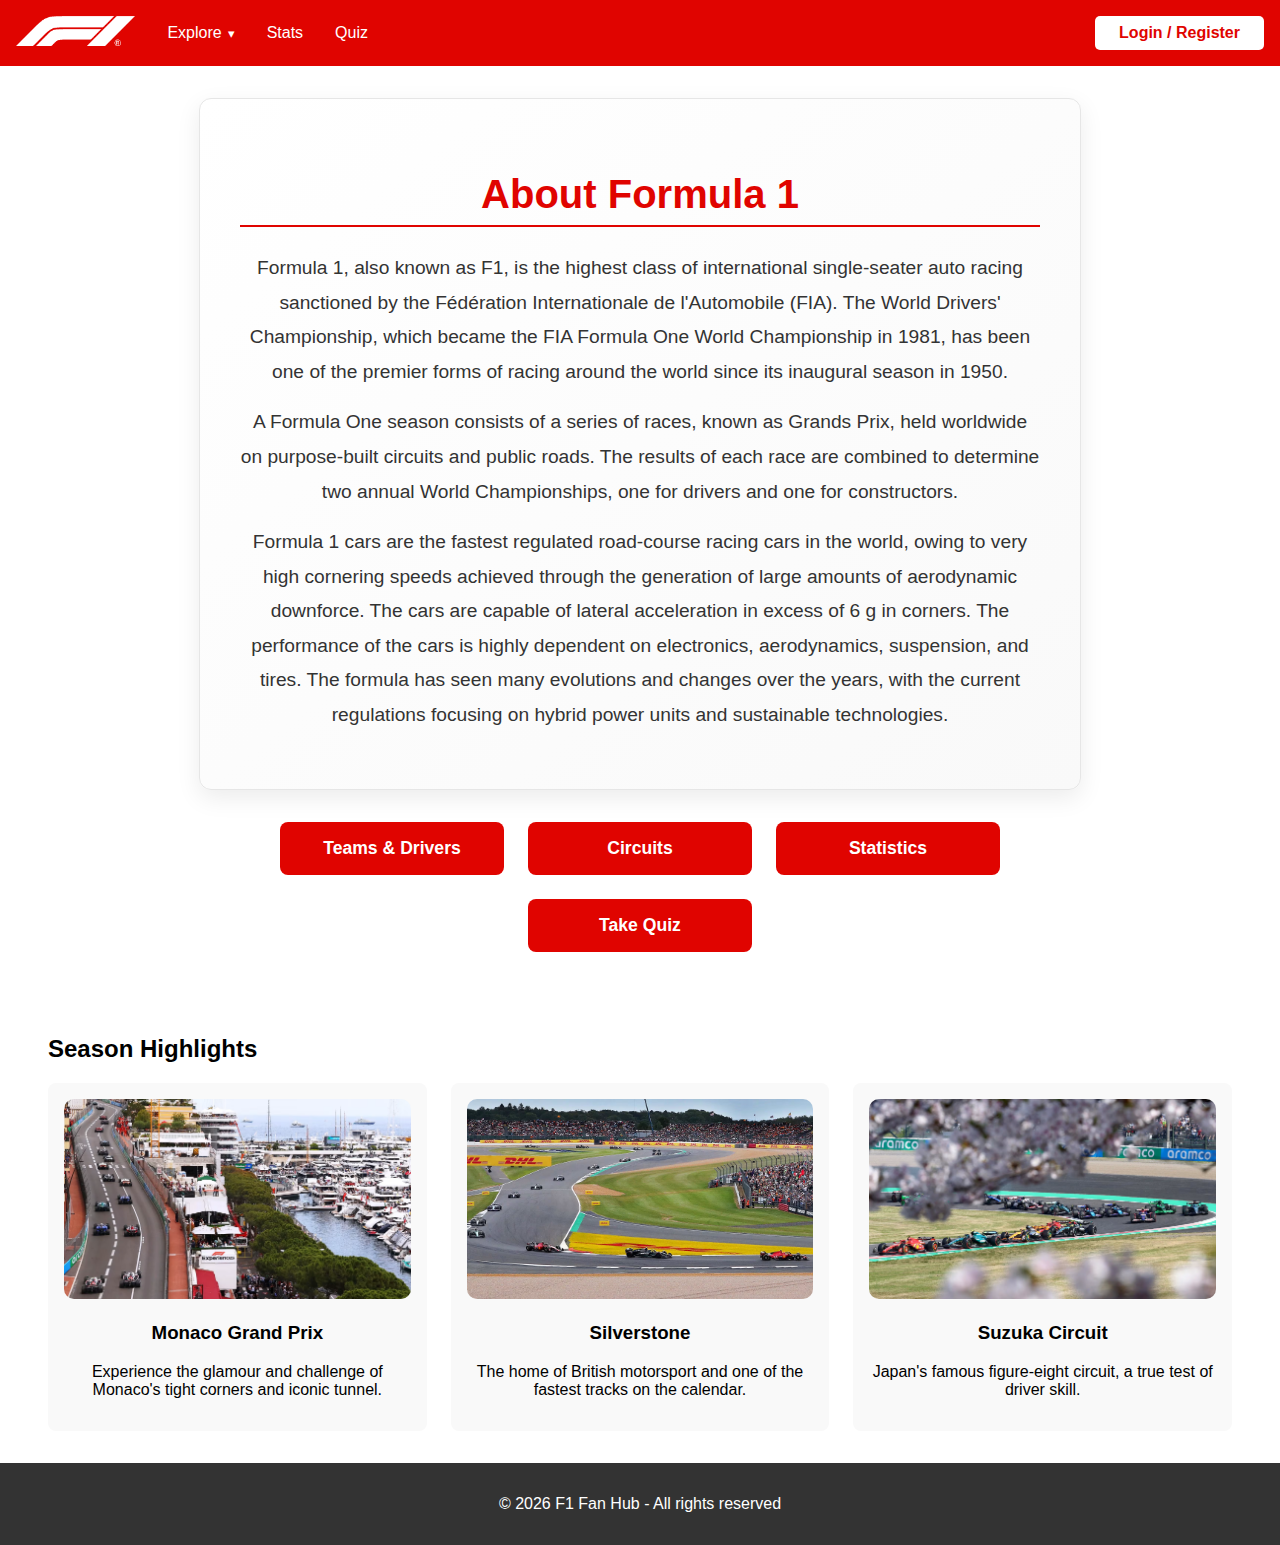
<file: index.html>
<!DOCTYPE html>
<html lang="en">
  <head>
    <meta charset="UTF-8">
    <meta name="viewport" content="width=device-width, initial-scale=1.0">
    <title>F1 Fan Hub</title>
    <link rel="stylesheet" href="styles/index.css">
  </head>
  <body>
    <header>
      <div class="header-content">
        <a href="index.html">
          <img src="images/f1_logo.png" alt="F1 Logo" class="logo">
        </a>
        <nav>
          <ul class="menu">
            <li class="dropdown">
              <a href="#">Explore</a>
              <ul class="dropdown-menu">
                <li><a href="teams.html">Teams & Drivers</a></li>
                <li><a href="circuits.html">Circuits</a></li>
              </ul>
            </li>
            <li><a href="stats.html">Stats</a></li>
            <li><a href="quiz.html">Quiz</a></li>
          </ul>
        </nav>
      </div>
      <a href="login.html" class="login-button">Login / Register</a>
    </header>
    <main>
      <section class="f1-details">
        <h2>About Formula 1</h2>
        <p>
          Formula 1, also known as F1, is the highest class of international
          single-seater auto racing sanctioned by the Fédération Internationale
          de l'Automobile (FIA). The World Drivers' Championship, which became
          the FIA Formula One World Championship in 1981, has been one of the
          premier forms of racing around the world since its inaugural season in
          1950.
        </p>
        <p>
          A Formula One season consists of a series of races, known as Grands
          Prix, held worldwide on purpose-built circuits and public roads. The
          results of each race are combined to determine two annual World
          Championships, one for drivers and one for constructors.
        </p>
        <p>
          Formula 1 cars are the fastest regulated road-course racing cars in
          the world, owing to very high cornering speeds achieved through the
          generation of large amounts of aerodynamic downforce. The cars are
          capable of lateral acceleration in excess of 6 g in corners. The
          performance of the cars is highly dependent on electronics,
          aerodynamics, suspension, and tires. The formula has seen many
          evolutions and changes over the years, with the current regulations
          focusing on hybrid power units and sustainable technologies.
        </p>
      </section>
      
      <div class="nav-buttons">
        <a href="teams.html" class="nav-button">Teams & Drivers</a>
        <a href="circuits.html" class="nav-button">Circuits</a>
        <a href="stats.html" class="nav-button">Statistics</a>
        <a href="quiz.html" class="nav-button">Take Quiz</a>
      </div>

      <section class="highlights">
        <h2>Season Highlights</h2>
        <div class="grid">
          <div class="highlight-item">
            <img src="images/race_1.avif" alt="Race 1">
            <h3>Monaco Grand Prix</h3>
            <p>
              Experience the glamour and challenge of Monaco's tight corners and
              iconic tunnel.
            </p>
          </div>
          <div class="highlight-item">
            <img src="images/race_2.avif" alt="Race 2">
            <h3>Silverstone</h3>
            <p>
              The home of British motorsport and one of the fastest tracks on
              the calendar.
            </p>
          </div>
          <div class="highlight-item">
            <img src="images/race_3.avif" alt="Race 3">
            <h3>Suzuka Circuit</h3>
            <p>
              Japan's famous figure-eight circuit, a true test of driver skill.
            </p>
          </div>
        </div>
      </section>
    </main>

    
    <footer>
      <p>© <span id="current-year"></span> F1 Fan Hub - All rights reserved</p>
      <script>
        document.getElementById('current-year').textContent = new Date().getFullYear();
      </script>
    </footer>
    <script src="script/index.js"></script>
  </body>
</html>
</file>
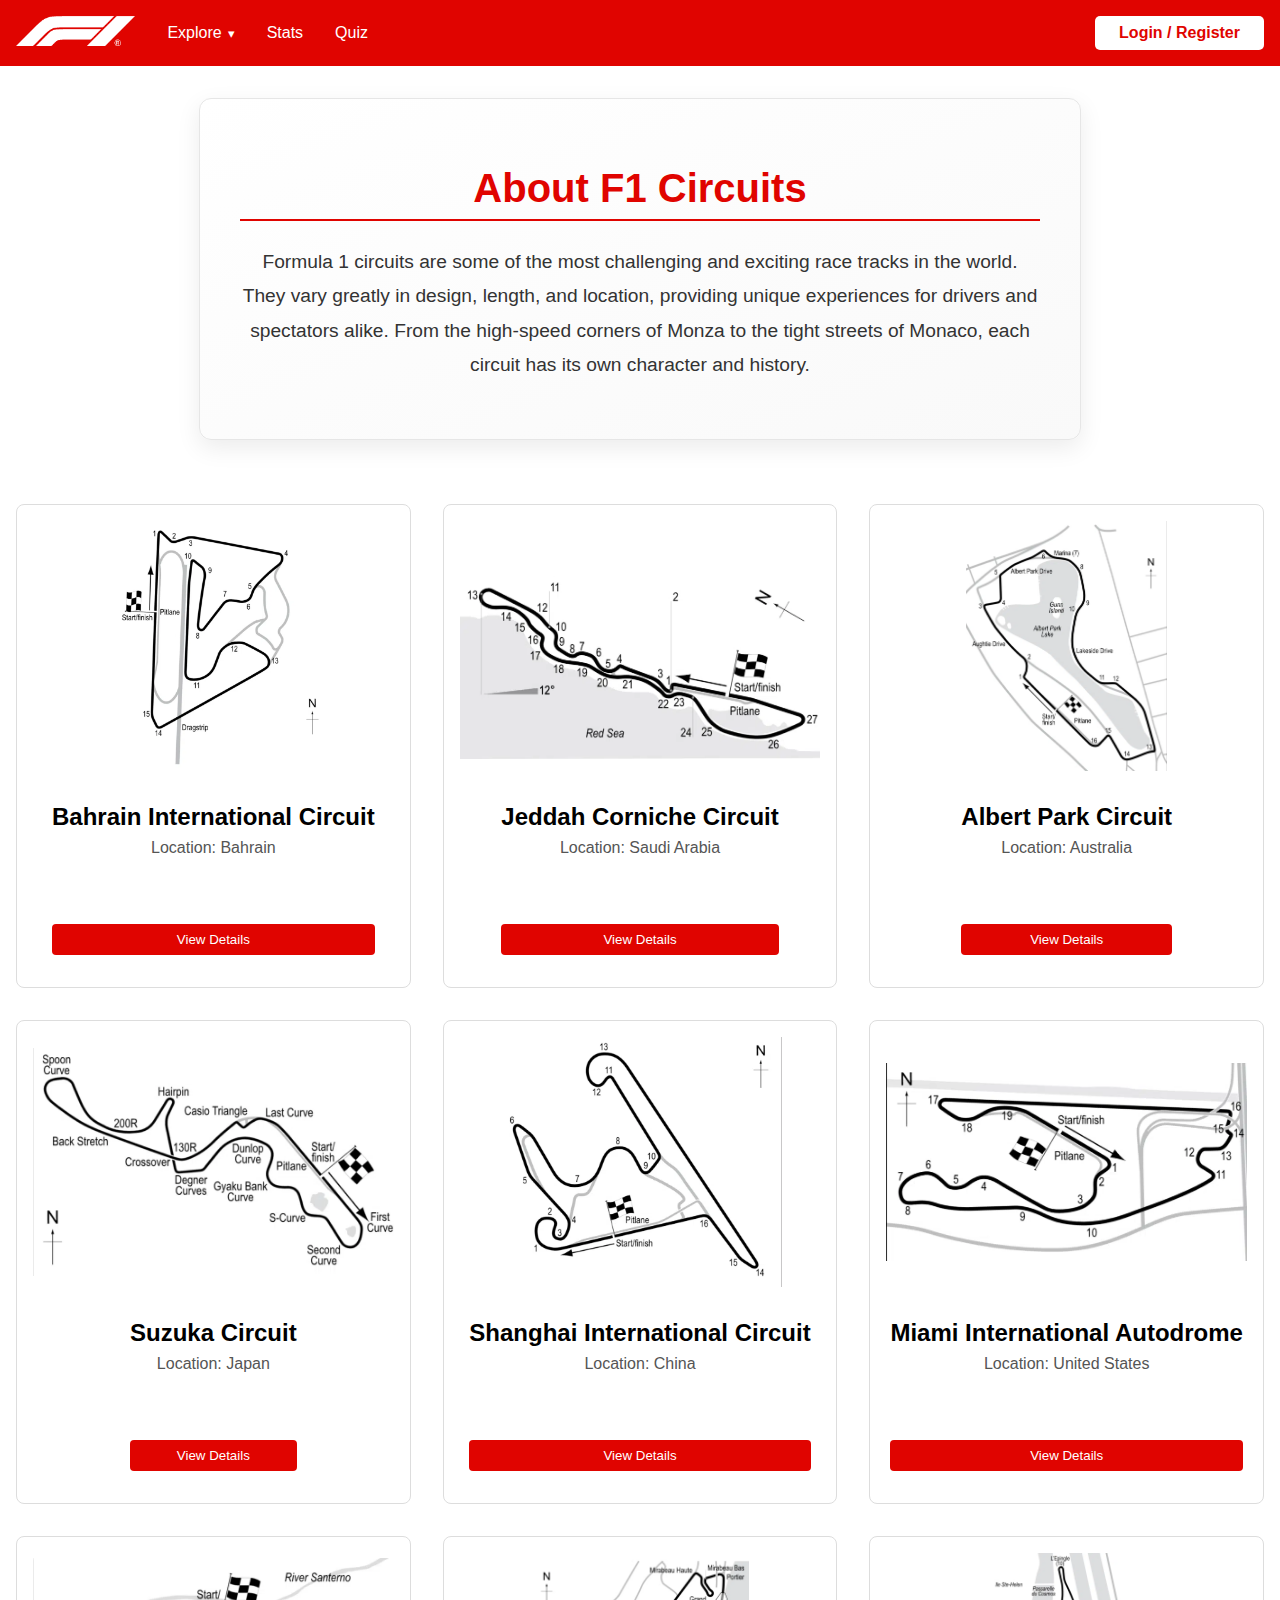
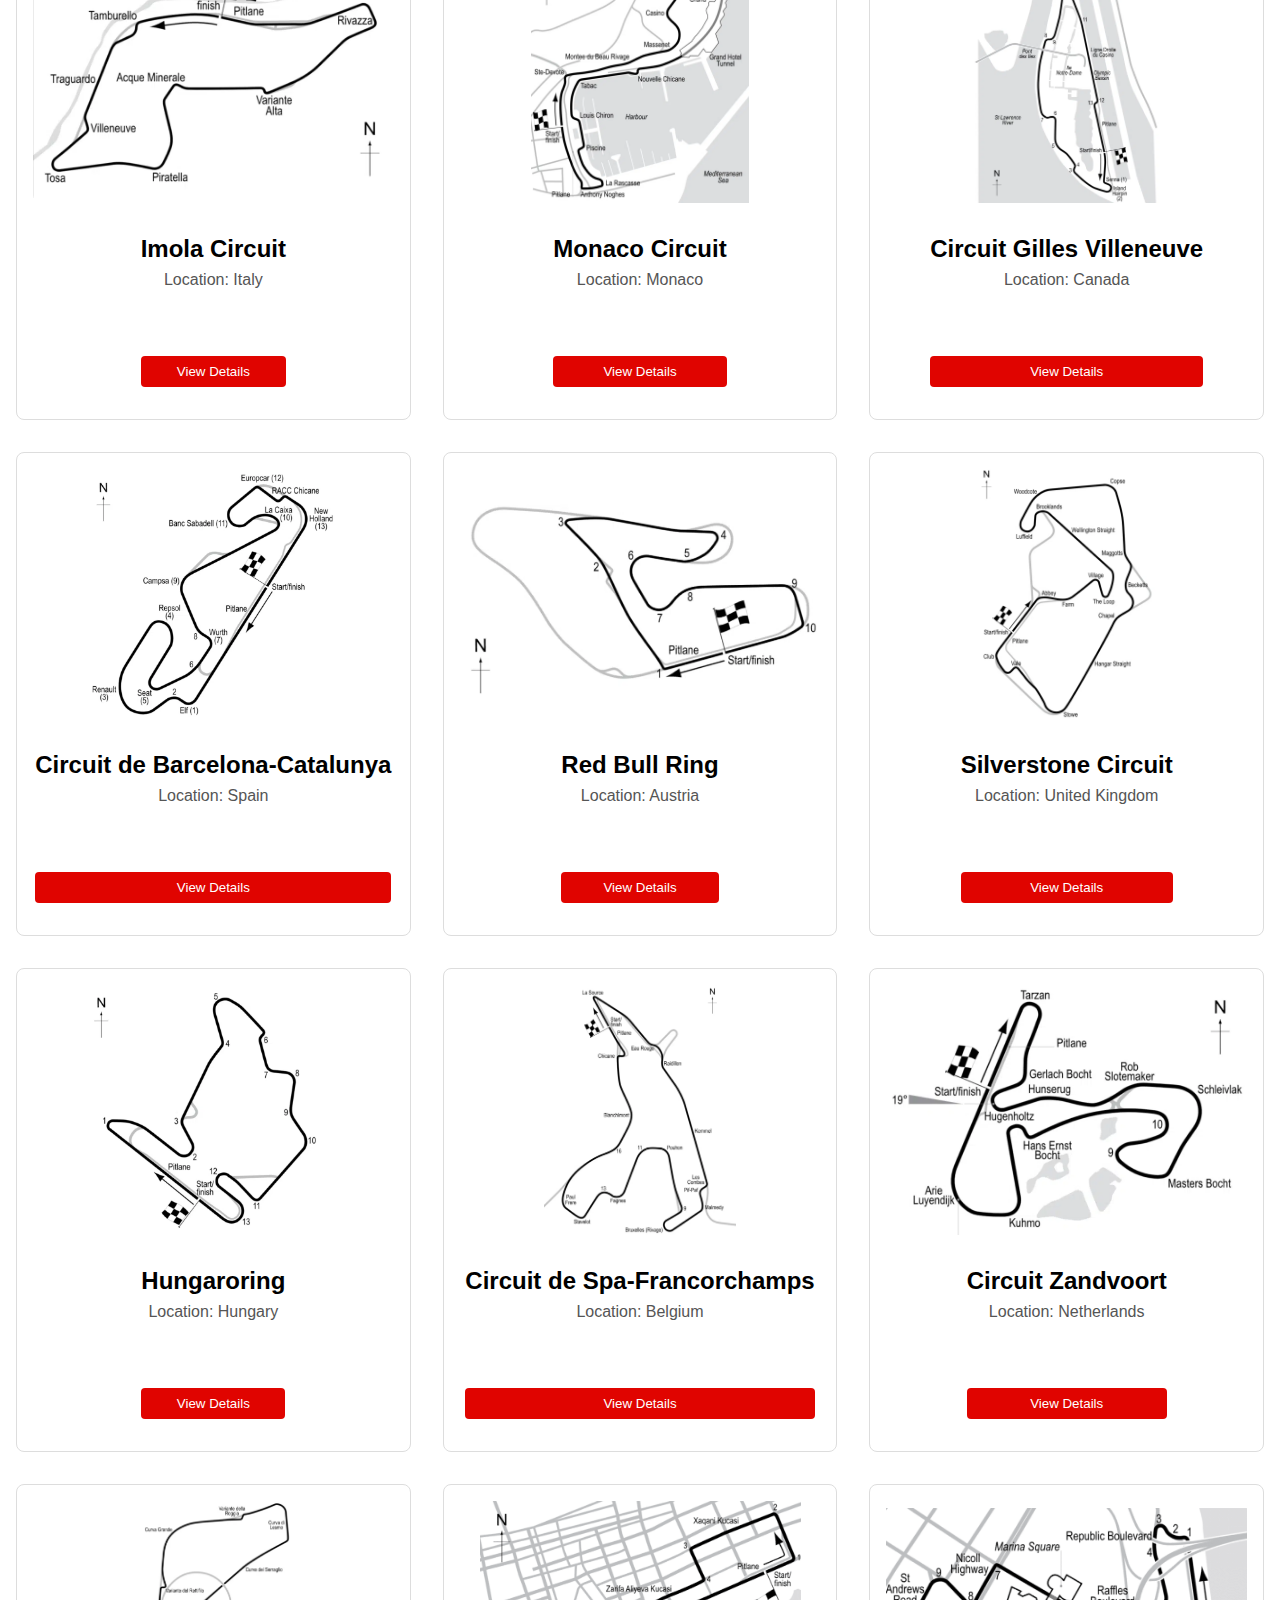
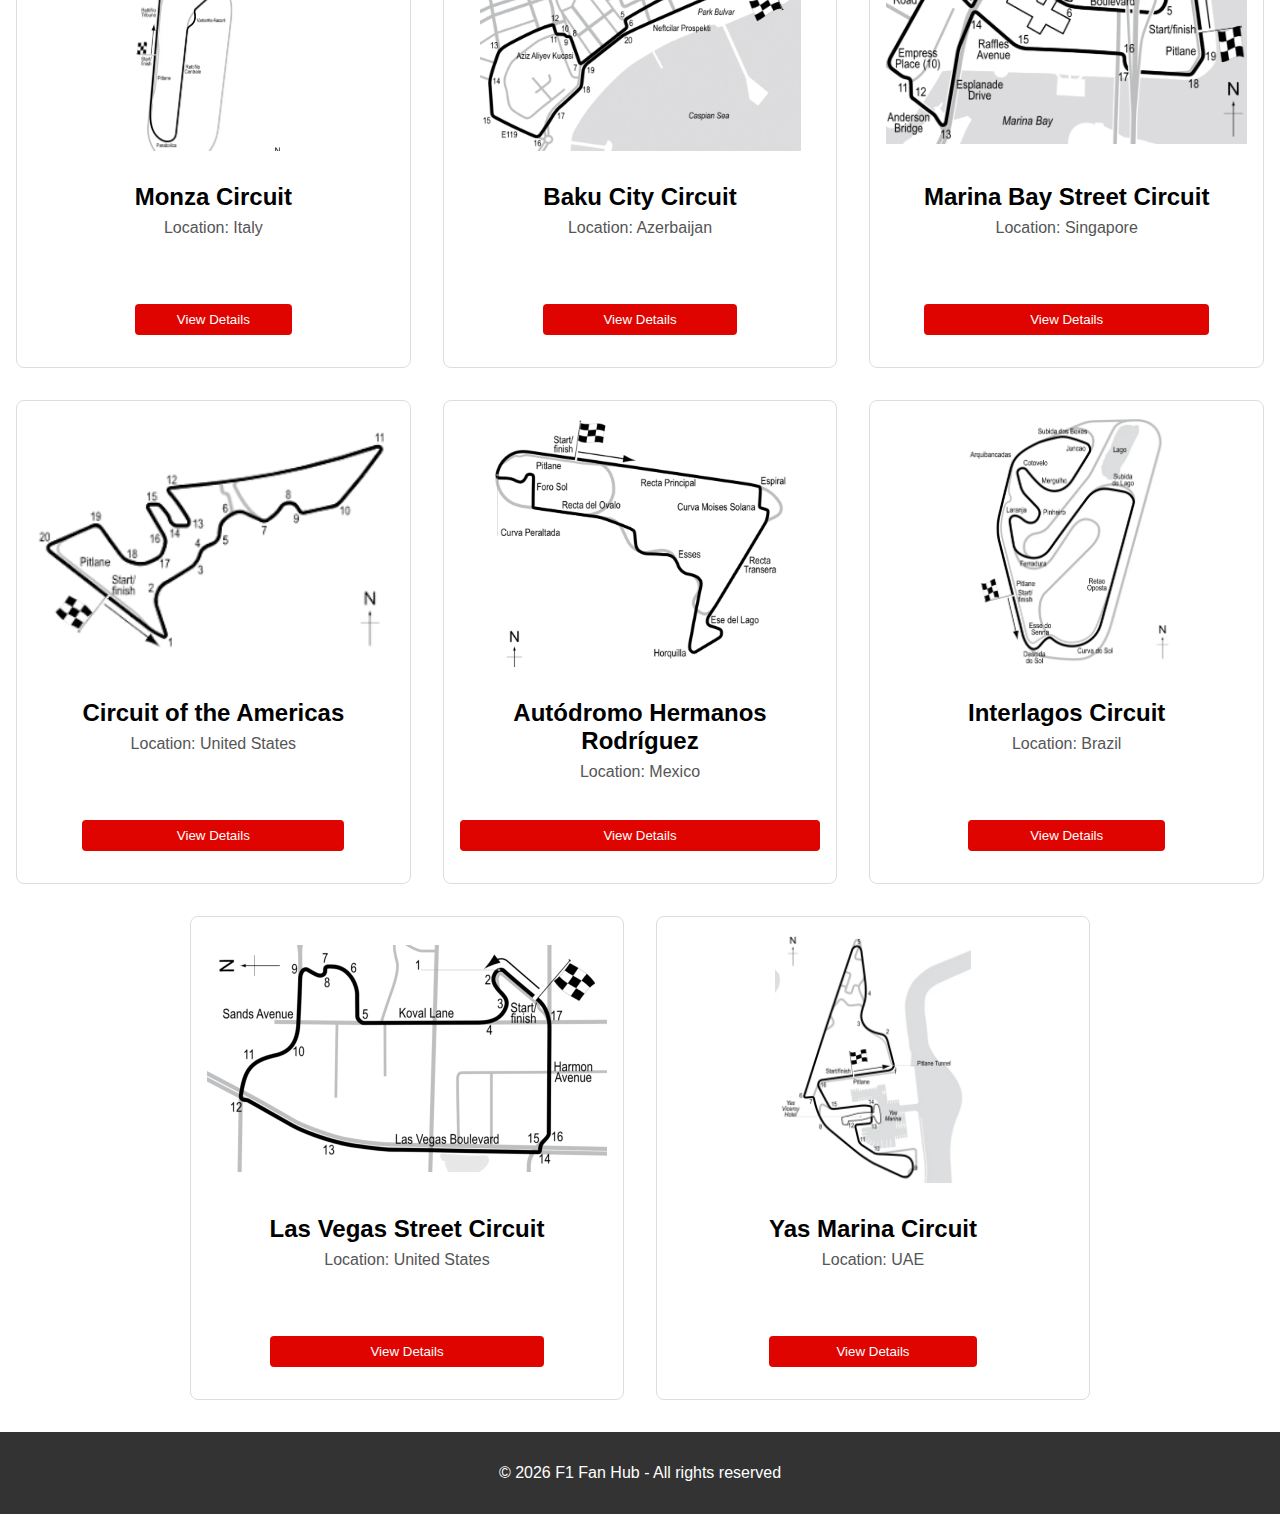
<file: circuits.html>
<!DOCTYPE html>
<html lang="en">
  <head>
    <meta charset="UTF-8">
    <meta name="viewport" content="width=device-width, initial-scale=1.0">
    <title>Circuits</title>
    <link rel="stylesheet" href="styles/circuits.css">
  </head>
  <body>
    <header>
      <div class="header-content">
        <a href="index.html">
          <img src="images/f1_logo.png" alt="F1 Logo" class="logo">
        </a>
        <nav>
          <ul class="menu">
            <li class="dropdown">
              <a href="#">Explore</a>
              <ul class="dropdown-menu">
                <li><a href="teams.html">Teams & Drivers</a></li>
                <li><a href="circuits.html">Circuits</a></li>
              </ul>
            </li>
            <li><a href="stats.html">Stats</a></li>
            <li><a href="quiz.html">Quiz</a></li>
          </ul>
        </nav>
      </div>
      <a href="login.html" class="login-button">Login / Register</a>
    </header>

    <main>
      <section class="general-info">
        <h1>About F1 Circuits</h1>
        <p>
          Formula 1 circuits are some of the most challenging and exciting race
          tracks in the world. They vary greatly in design, length, and
          location, providing unique experiences for drivers and spectators
          alike. From the high-speed corners of Monza to the tight streets of
          Monaco, each circuit has its own character and history.
        </p>
      </section>

      <section class="circuits">
        <div id="circuits-grid" class="grid">
        </div>
        <div id="circuit-details" class="circuit-details"></div>
      </section>
    </main>

    
    <footer>
  <p>© <span id="current-year"></span> F1 Fan Hub - All rights reserved</p>
  <script>
    document.getElementById('current-year').textContent = new Date().getFullYear();
  </script>
    <script src="script/circuits.js"></script>
    <script src="script/index.js"></script>
  </body>
</html>
</file>
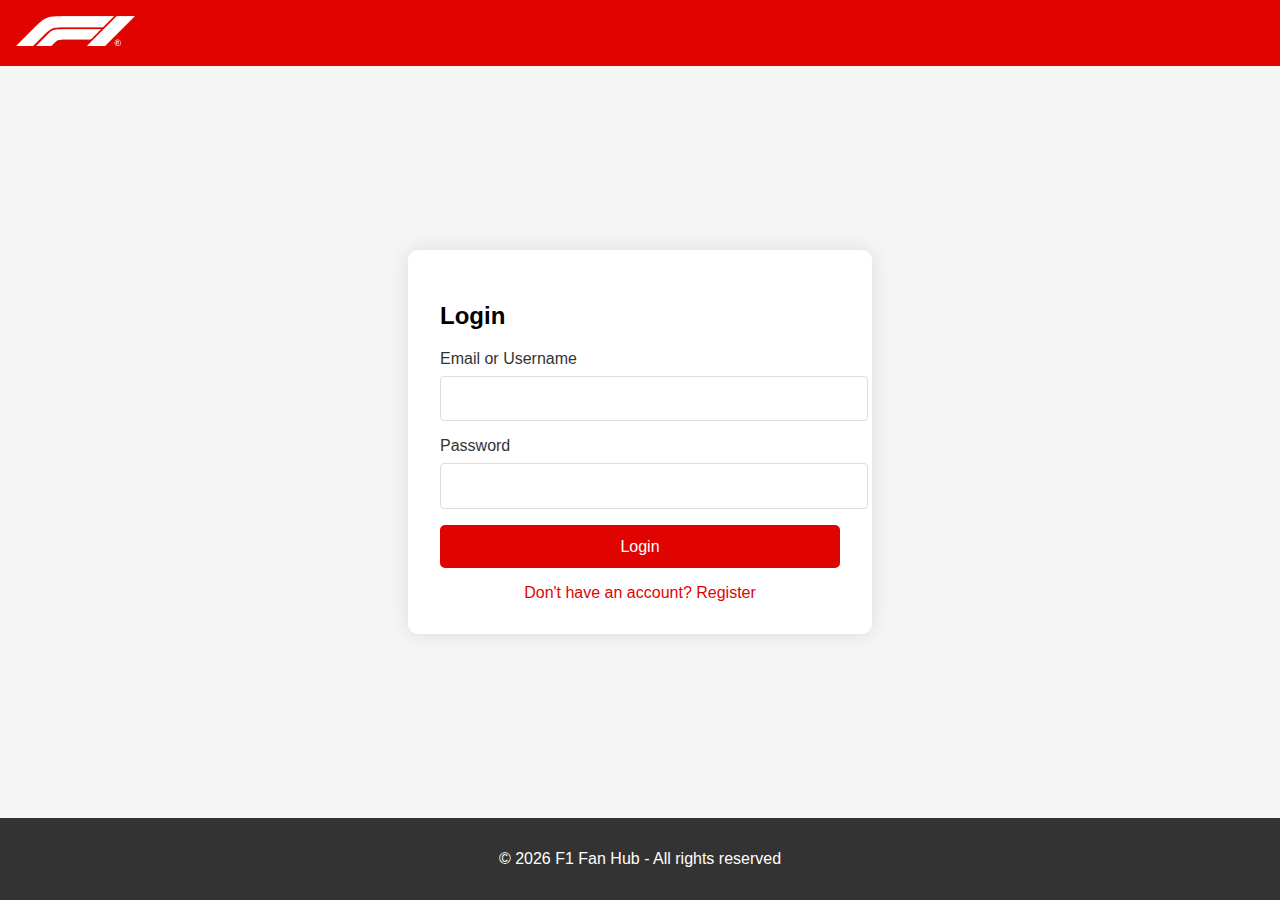
<file: login.html>
<!DOCTYPE html>
<html lang="en">
<head>
    <meta charset="UTF-8">
    <meta name="viewport" content="width=device-width, initial-scale=1.0">
    <title>Login - F1 Fan Hub</title>
    <link rel="stylesheet" href="styles/login.css">
</head>
<body>
    <header>
        <a href="index.html">
            <img src="images/f1_logo.png" alt="F1 Logo" class="logo">
        </a>
    </header>

    <main>
        <div class="auth-container">
            <form id="loginForm" class="auth-form">
                <h2>Login</h2>
                <div class="form-group">
                    <label for="loginEmail">Email or Username</label>
                    <input type="text" id="loginEmail" required>
                    <div class="error" id="loginEmailError">Please enter your email or username</div>
                </div>
                <div class="form-group">
                    <label for="loginPassword">Password</label>
                    <input type="password" id="loginPassword" required>
                    <div class="error" id="loginPasswordError">Password is required</div>
                </div>
                <button type="submit" class="submit-btn">Login</button>
                <div class="toggle-form">
                    <a href="#" id="showRegister">Don't have an account? Register</a>
                </div>
            </form>

            <form id="registerForm" class="auth-form" style="display: none;">
                <h2>Register</h2>
                <div class="form-group">
                    <label for="registerUsername">Username</label>
                    <input type="text" id="registerUsername" required>
                    <div class="error" id="registerUsernameError">Username must be at least 3 characters</div>
                </div>
                <div class="form-group">
                    <label for="registerEmail">Email</label>
                    <input type="email" id="registerEmail" required>
                    <div class="error" id="registerEmailError">Please enter a valid email address</div>
                </div>
                <div class="form-group">
                    <label for="registerPassword">Password</label>
                    <input type="password" id="registerPassword" required>
                    <div class="error" id="registerPasswordError">Password must be at least 6 characters</div>
                </div>
                <div class="form-group">
                    <label for="confirmPassword">Confirm Password</label>
                    <input type="password" id="confirmPassword" required>
                    <div class="error" id="confirmPasswordError">Passwords do not match</div>
                </div>
                <button type="submit" class="submit-btn">Register</button>
                <div class="toggle-form">
                    <a href="#" id="showLogin">Already have an account? Login</a>
                </div>
            </form>
        </div>
    </main>

    
    <footer>
  <p>© <span id="current-year"></span> F1 Fan Hub - All rights reserved</p>
  <script>
    document.getElementById('current-year').textContent = new Date().getFullYear();
  </script>
    <script src="script/login.js"></script>
</body>
</html>
</body>
</html>
</file>
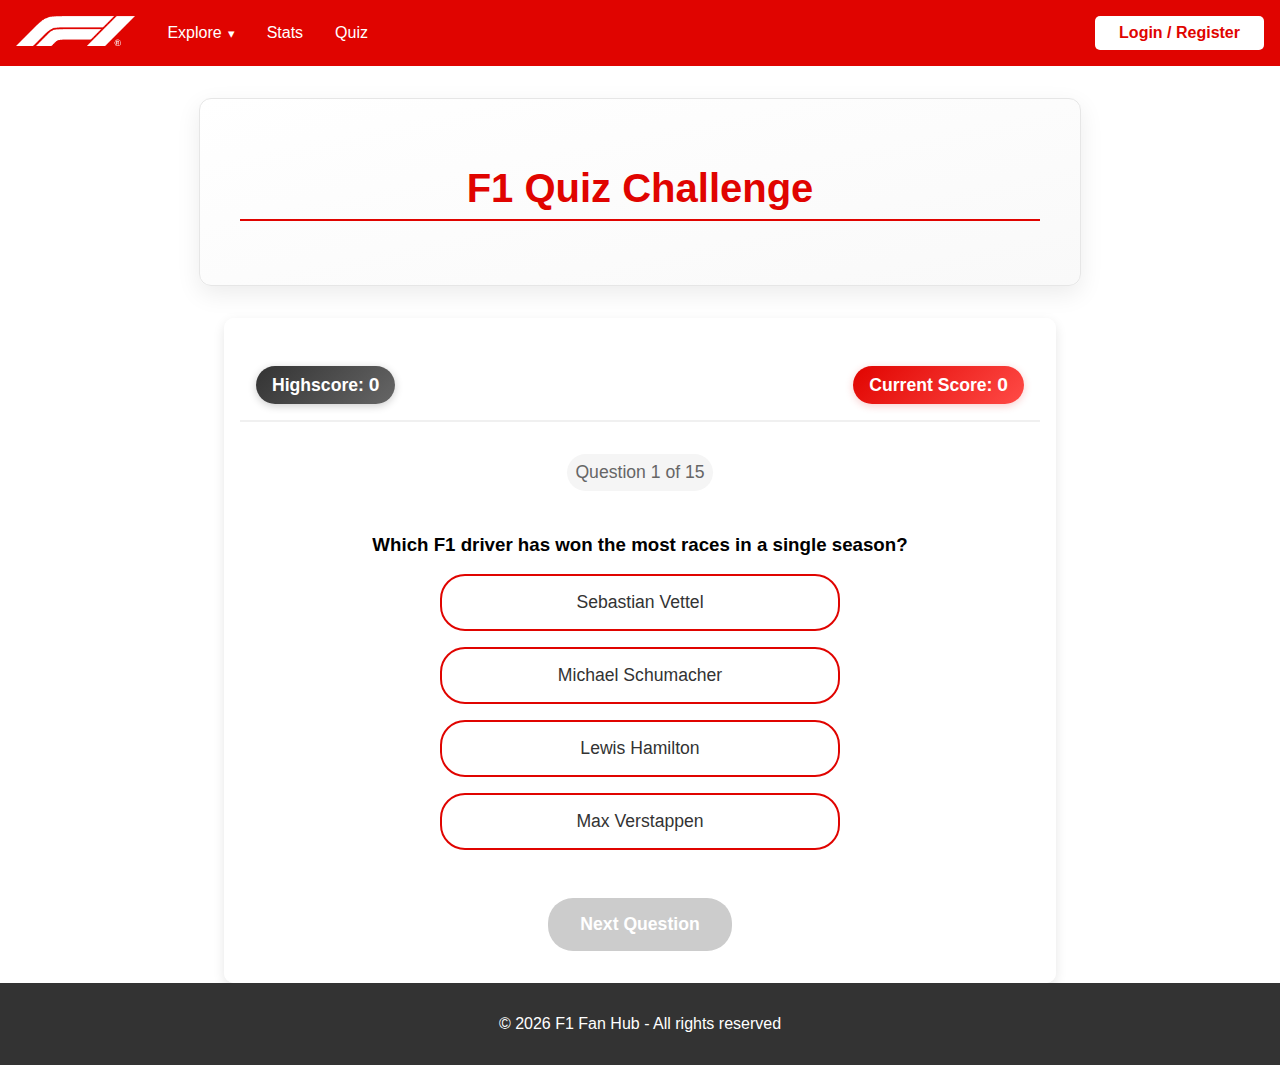
<file: quiz.html>
<!DOCTYPE html>
<html lang="en">
  <head>
    <meta charset="UTF-8">
    <meta name="viewport" content="width=device-width, initial-scale=1.0">
    <title>F1 Quiz</title>
    <link rel="stylesheet" href="styles/quiz.css">
    <script src="script/quiz.js"></script>
  </head>
  <body>
    <header>
      <div class="header-content">
        <a href="index.html">
          <img src="images/f1_logo.png" alt="F1 Logo" class="logo">
        </a>
        <nav>
          <ul class="menu">
            <li class="dropdown">
              <a href="#">Explore</a>
              <ul class="dropdown-menu">
                <li><a href="teams.html">Teams & Drivers</a></li>
                <li><a href="circuits.html">Circuits</a></li>
              </ul>
            </li>
            <li><a href="stats.html">Stats</a></li>
            <li><a href="quiz.html">Quiz</a></li>
          </ul>
        </nav>
      </div>
      <a href="login.html" class="login-button">Login / Register</a>
    </header>

    <main>
      <section class="general-info">
        <h1>F1 Quiz Challenge</h1>
      </section>

      <section class="quiz">
        <div class="quiz-header">
          <div id="highscore-container">
            Highscore: <span id="highscore-display">0</span>
          </div>
          <div id="score-container">
            Current Score: <span id="score-display">0</span>
          </div>
        </div>
        <div id="quiz-container">
        </div>
        <button id="next-question" class="btn" disabled>Next Question</button>
      </section>

    </main>

    
    <footer>
  <p>© <span id="current-year"></span> F1 Fan Hub - All rights reserved</p>
  <script>
    document.getElementById('current-year').textContent = new Date().getFullYear();
  </script>
  <script src="script/quiz.js"></script>
  <script src="script/index.js"></script>
  </footer>
  </body>
</html>
</file>
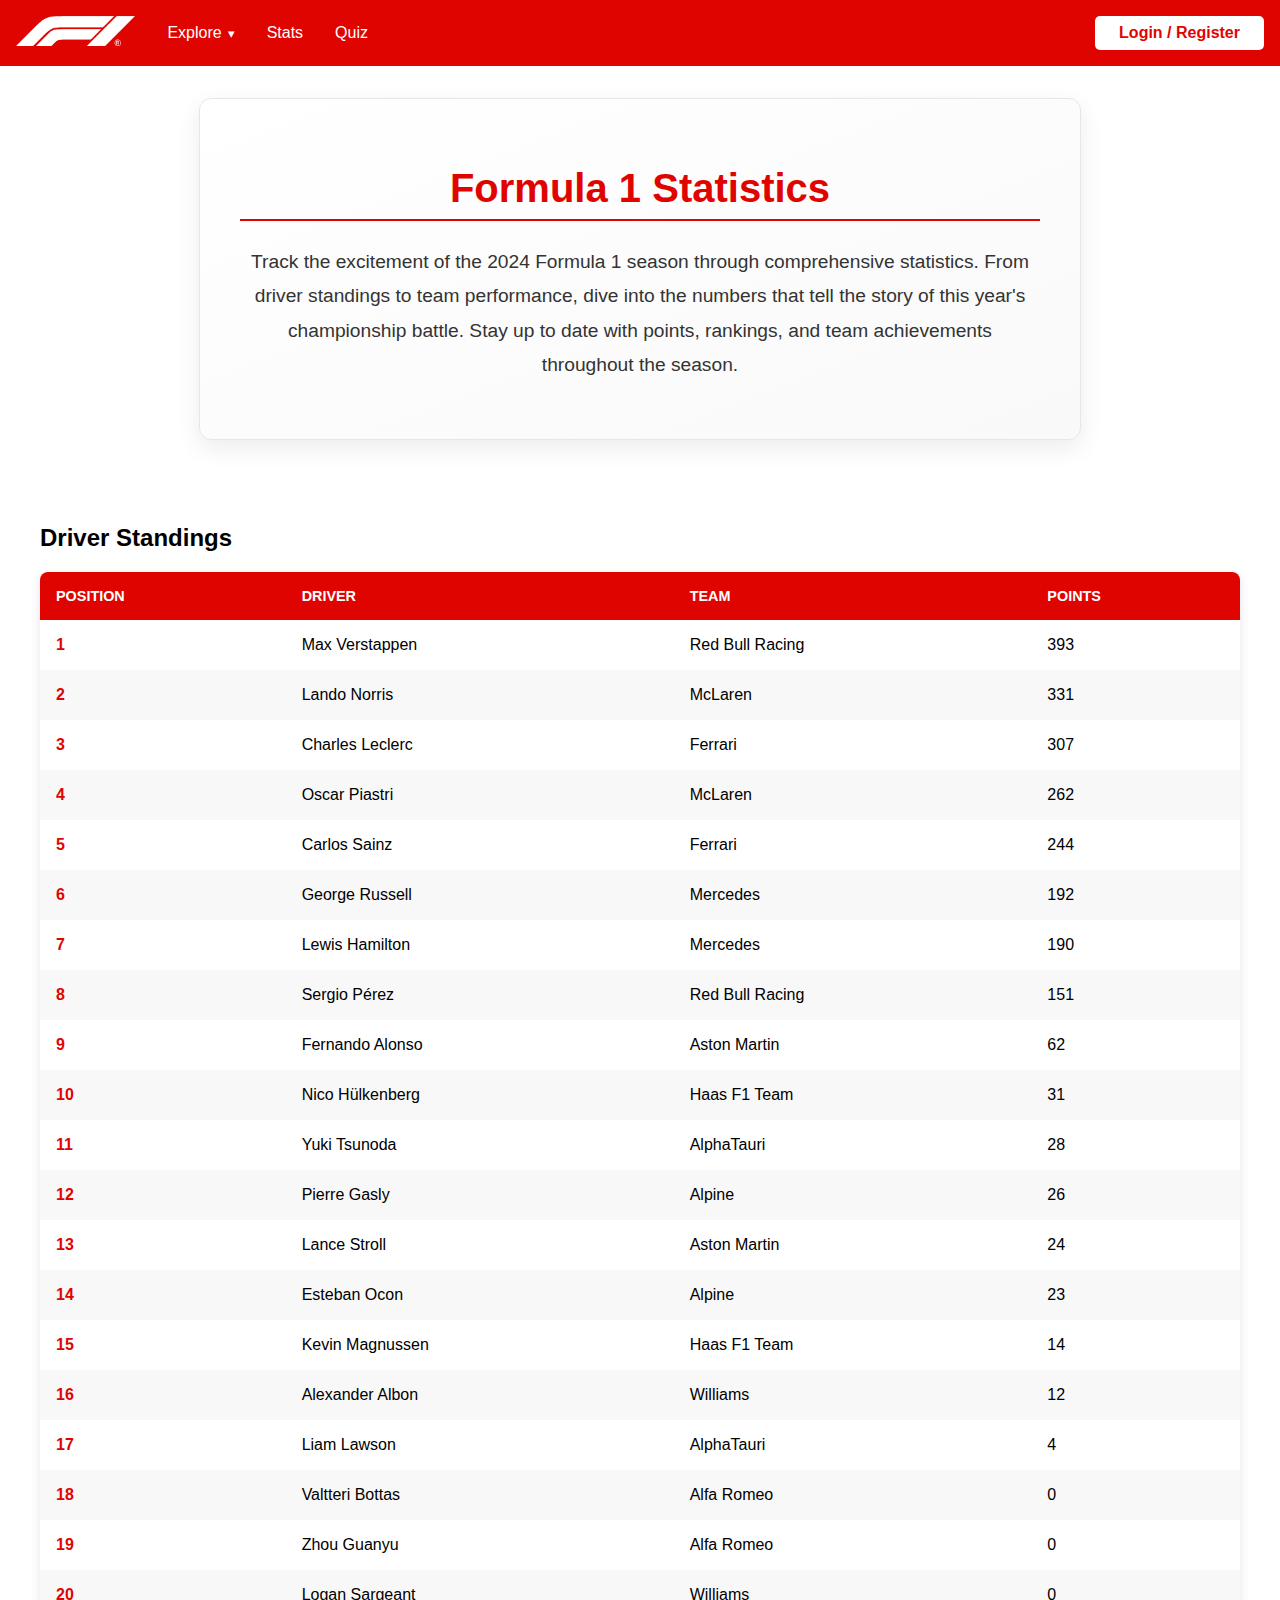
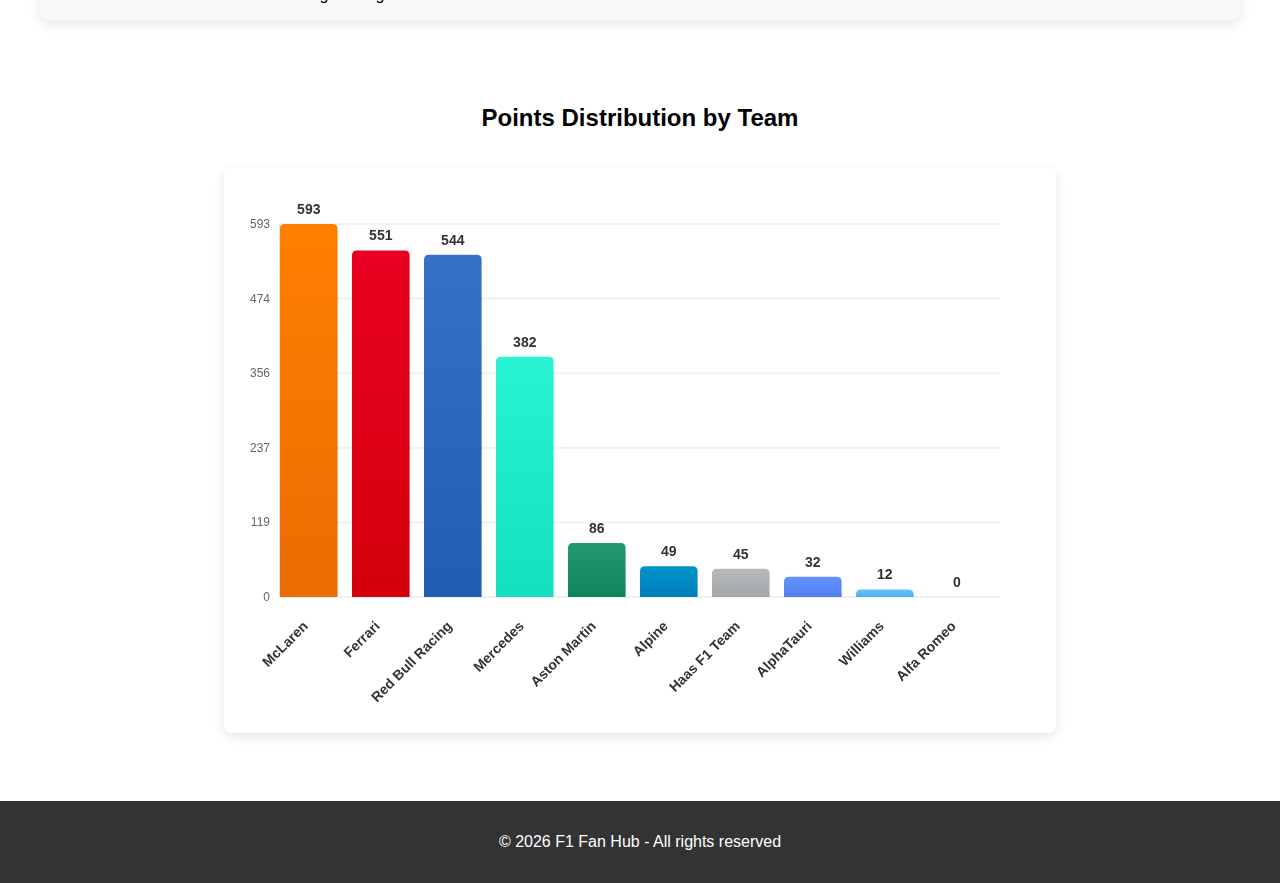
<file: stats.html>
<!DOCTYPE html>
<html lang="en">
  <head>
    <meta charset="UTF-8">
    <meta name="viewport" content="width=device-width, initial-scale=1.0">
    <title>F1 Stats</title>
    <link rel="stylesheet" href="styles/stats.css">
    <script src="script/stats.js"></script>
  </head>
  <body>
    <header>
      <div class="header-content">
        <a href="index.html">
          <img src="images/f1_logo.png" alt="F1 Logo" class="logo">
        </a>
        <nav>
          <ul class="menu">
            <li class="dropdown">
              <a href="#">Explore</a>
              <ul class="dropdown-menu">
                <li><a href="teams.html">Teams & Drivers</a></li>
                <li><a href="circuits.html">Circuits</a></li>
              </ul>
            </li>
            <li><a href="stats.html">Stats</a></li>
            <li><a href="quiz.html">Quiz</a></li>
          </ul>
        </nav>
      </div>
      <a href="login.html" class="login-button">Login / Register</a>
    </header>

    <main>
      <section class="general-info">
        <h1>Formula 1 Statistics</h1>
        <p>
          Track the excitement of the 2024 Formula 1 season through
          comprehensive statistics. From driver standings to team performance,
          dive into the numbers that tell the story of this year's championship
          battle. Stay up to date with points, rankings, and team achievements
          throughout the season.
        </p>
      </section>

      <section class="statistics">
        <h2>Driver Standings</h2>
        <table id="standings-table">
          <thead>
            <tr>
              <th>Position</th>
              <th>Driver</th>
              <th>Team</th>
              <th>Points</th>
            </tr>
          </thead>
          <tbody>
          </tbody>
        </table>
      </section>

      <section class="chart-section">
        <h2>Points Distribution by Team</h2>
        <canvas id="team-chart" width="800" height="600"></canvas>
      </section>
    </main>

    
    <footer>
  <p>© <span id="current-year"></span> F1 Fan Hub - All rights reserved</p>
  <script>
    document.getElementById('current-year').textContent = new Date().getFullYear();
  </script>
  <script src="script/index.js"></script>
  </body>
</html>
</file>
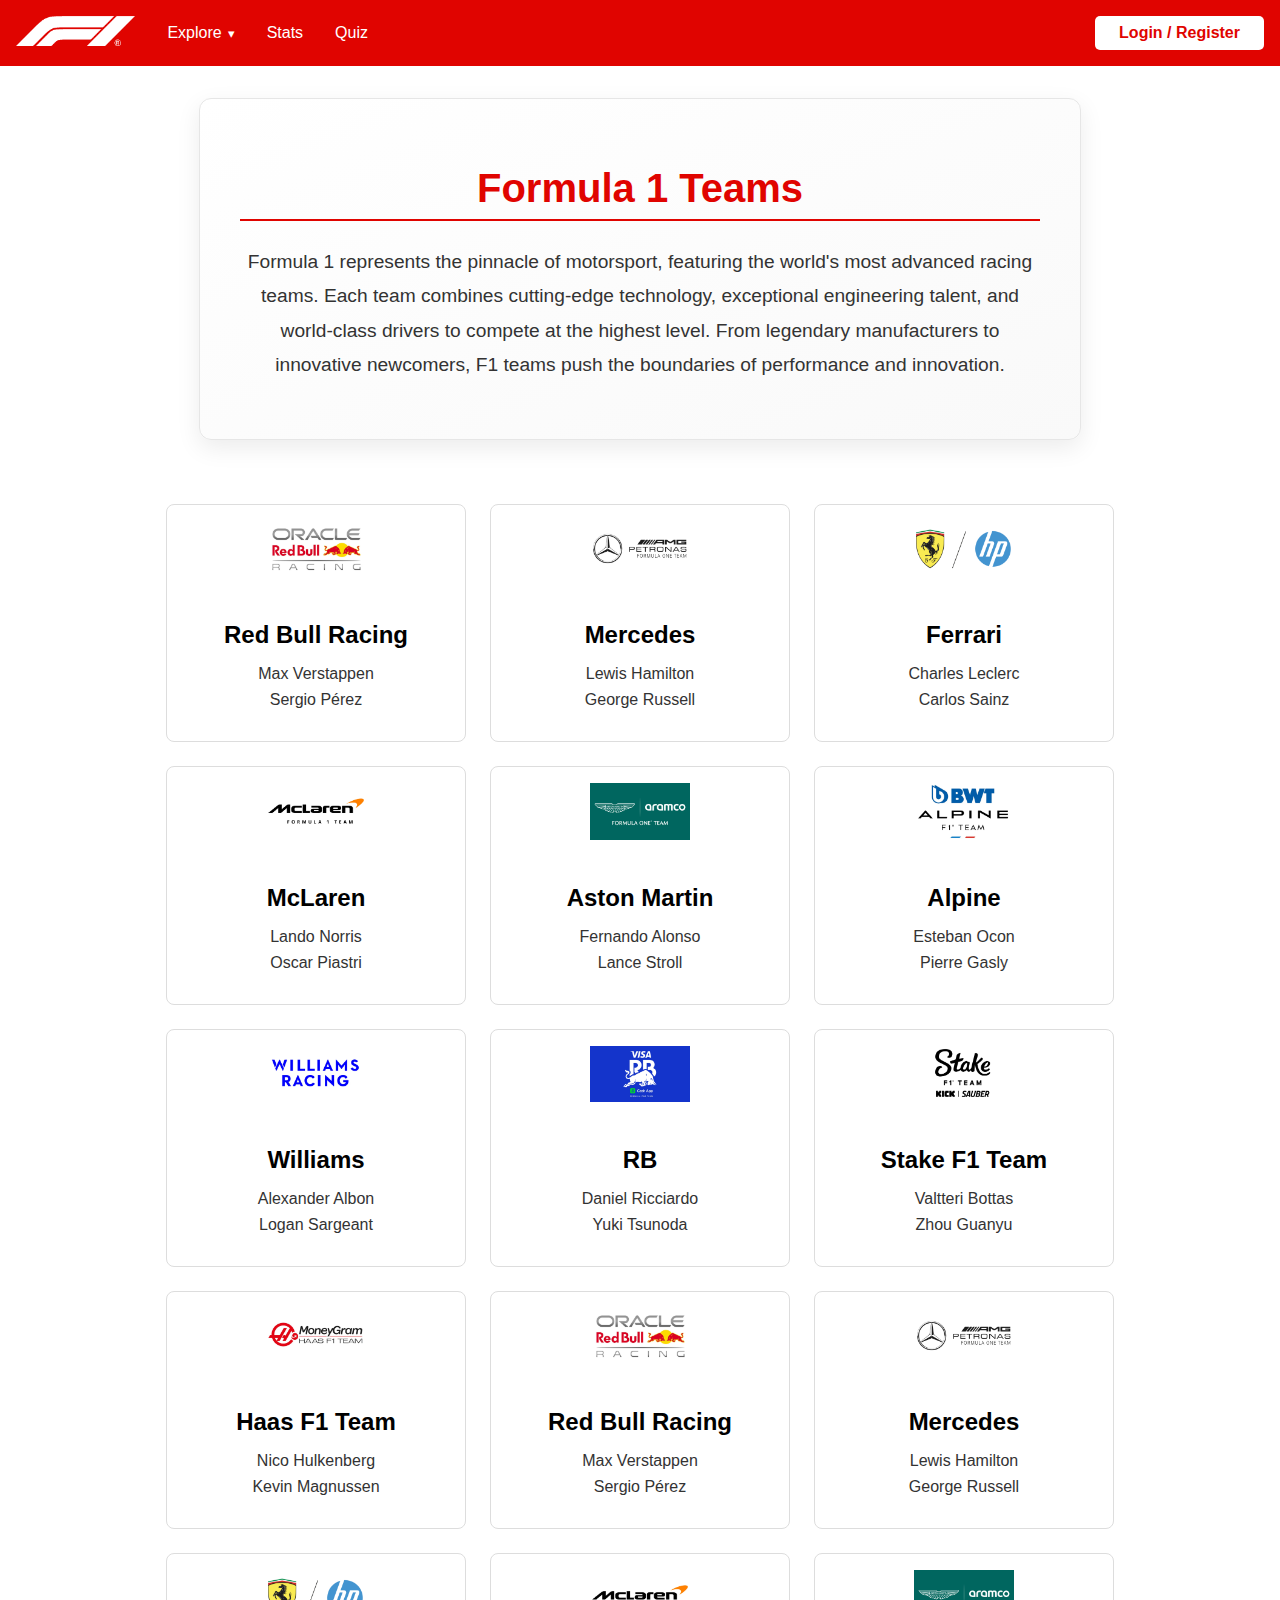
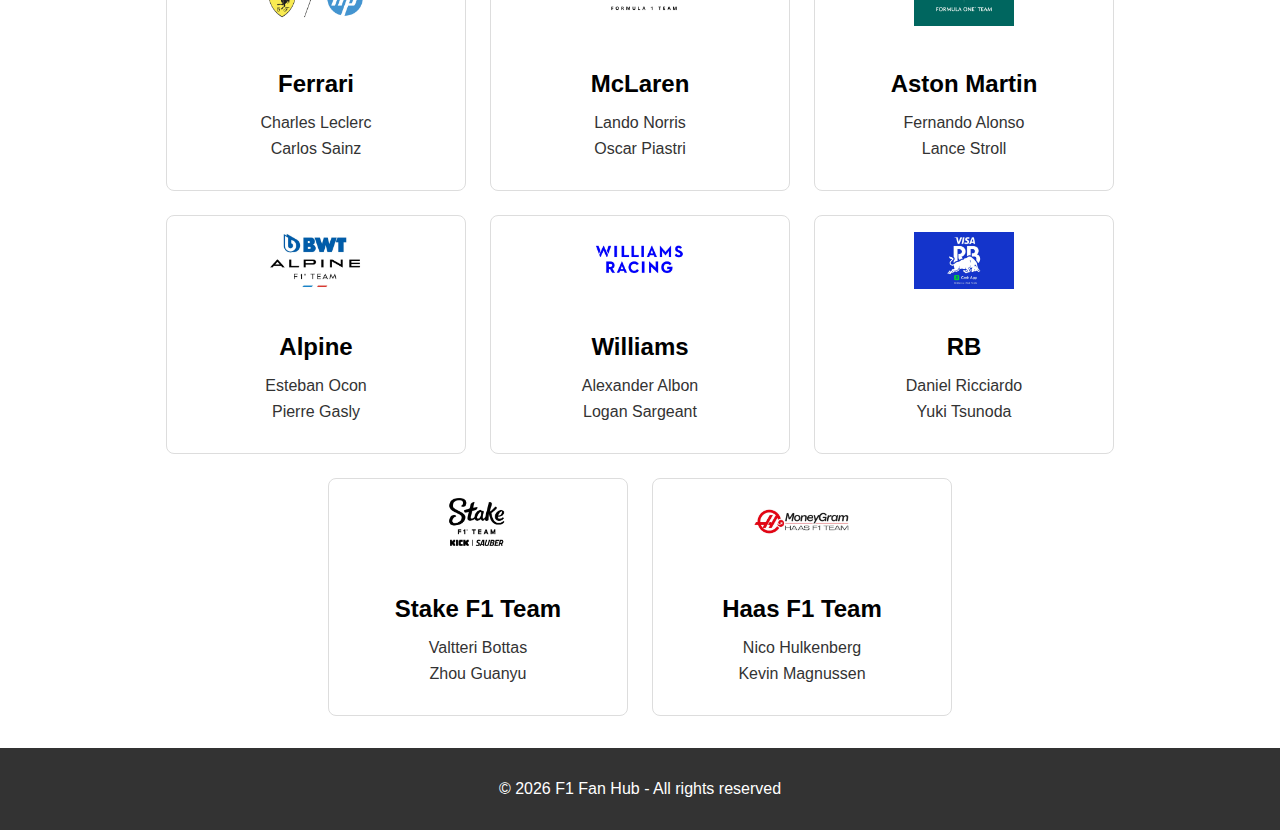
<file: teams.html>
<!DOCTYPE html>
<html lang="en">
<head>
  <meta charset="UTF-8">
  <meta name="viewport" content="width=device-width, initial-scale=1.0">
  <title>Teams & Drivers</title>
  <link rel="stylesheet" href="styles/teams.css">
  <script src="script/teams.js"></script>
</head>
<body>
  <header>
    <div class="header-content">
      <a href="index.html">
        <img src="images/f1_logo.png" alt="F1 Logo" class="logo">
      </a>
      <nav>
        <ul class="menu">
          <li class="dropdown">
            <a href="#">Explore</a>
            <ul class="dropdown-menu">
              <li><a href="teams.html">Teams & Drivers</a></li>
              <li><a href="circuits.html">Circuits</a></li>
            </ul>
          </li>
          <li><a href="stats.html">Stats</a></li>
          <li><a href="quiz.html">Quiz</a></li>
        </ul>
      </nav>
    </div>
    <a href="login.html" class="login-button">Login / Register</a>
  </header>
  <main>
    <section class="general-info">
      <h1>Formula 1 Teams</h1>
      <p>
        Formula 1 represents the pinnacle of motorsport, featuring the world's most advanced racing teams. 
        Each team combines cutting-edge technology, exceptional engineering talent, and world-class drivers 
        to compete at the highest level. From legendary manufacturers to innovative newcomers, F1 teams 
        push the boundaries of performance and innovation.
      </p>
    </section>
    <section class="teams">
      <div id="teams-grid" class="grid">
      </div>
    </section>
  </main>
    <footer>
  <p>© <span id="current-year"></span> F1 Fan Hub - All rights reserved</p>
  <script>
    document.getElementById('current-year').textContent = new Date().getFullYear();
  </script>
  <script src="script/teams.js"></script>
  <script src="script/index.js"></script>
</body>
</html>
</file>
<file: styles/index.css>
html,
body {
  height: 100%;
}

body {
  display: flex;
  flex-direction: column;
  font-family: Arial, sans-serif;
  margin: 0;
  padding: 0;
}

header {
  display: flex;
  align-items: center;
  justify-content: space-between;
  background: #e00400;
  color: white;
  padding: 1rem;
}

.header-content {
  display: flex;
  align-items: center;
}

.login-button {
  background: white;
  color: #e00400;
  padding: 0.5rem 1.5rem;
  border: none;
  border-radius: 5px;
  font-weight: bold;
  text-decoration: none;
  transition: background-color 0.2s;
}

.login-button:hover {
  background: #f0f0f0;
}

main {
  flex: 1;
  padding: 0 2rem;
}

footer {
  background: #333;
  color: white;
  text-align: center;
  padding: 1rem;
}

header .logo {
  height: 30px;
  margin-right: 1rem;
}

.menu {
  display: flex;
  list-style: none;
  padding: 0;
  margin: 0;
}

.menu li {
  margin: 0 1rem;
}

.menu a {
  text-decoration: none;
  color: white;
}

.hero {
  background: url("../images/hero_bg.jpg") no-repeat center center/cover;
  color: white;
  text-align: center;
  padding: 4rem 1rem;
}

.hero .btn {
  background: red;
  color: white;
  padding: 0.8rem 1.5rem;
  text-transform: uppercase;
  font-weight: bold;
  border-radius: 5px;
  text-decoration: none;
}

.about {
  padding: 2rem 1rem;
  text-align: center;
  display: flex;
  flex-direction: column;
  align-items: center;
  max-width: 1200px;
  margin: 0 auto;
}

.about img {
  max-width: 100%;
  height: auto;
  border-radius: 10px;
}

.highlights {
  padding: 2rem 1rem;
  max-width: 1400px;
  margin: 0 auto;
}

.highlights .grid {
  display: flex;
  flex-wrap: wrap;
  justify-content: center;
  gap: 1.5rem;
}

.highlight-item {
  flex: 1 1 300px;
  max-width: 400px;
  background: #f9f9f9;
  padding: 1rem;
  border-radius: 8px;
  text-align: center;
  transition: transform 0.2s, box-shadow 0.2s;
}

.highlight-item:hover {
  transform: scale(1.02);
  box-shadow: 0 4px 8px rgba(0, 0, 0, 0.1);
}

.highlight-item img {
  width: 100%;
  height: 200px;
  object-fit: cover;
  border-radius: 10px;
}

.f1-details {
  max-width: 800px;
  margin: 2rem auto;
  padding: 2.5rem;
  background: linear-gradient(to bottom right, #ffffff, #f9f9f9);
  border: 1px solid #e6e6e6;
  border-radius: 12px;
  box-shadow: 0 8px 24px rgba(0, 0, 0, 0.08);
  text-align: center;
}

.f1-details h2 {
  color: #e00400;
  font-size: 2.5rem;
  margin-bottom: 1.5rem;
  border-bottom: 2px solid #e00400;
  padding-bottom: 0.5rem;
}

.f1-details p {
  font-size: 1.2rem;
  line-height: 1.8;
  color: #333;
  margin: 1rem 0;
}

.nav-buttons {
  display: flex;
  justify-content: center;
  gap: 1.5rem;
  flex-wrap: wrap;
  max-width: 800px;
  margin: 2rem auto;
  padding: 0 1rem;
}

.nav-button {
  background: #e00400;
  color: white;
  padding: 1rem 2rem;
  border: none;
  border-radius: 8px;
  font-size: 1.1rem;
  font-weight: bold;
  text-decoration: none;
  transition: transform 0.2s, background-color 0.2s;
  text-align: center;
  min-width: 160px;
}

.nav-button:hover {
  background: #b30300;
  transform: translateY(-2px);
}

@media (max-width: 768px) {
  header {
    flex-direction: column;
    gap: 1rem;
    padding: 1rem 0.5rem;
  }
  
  .header-content {
    flex-direction: column;
    width: 100%;
  }
  
  .login-button {
    margin-top: 1rem;
  }

  .menu {
    flex-wrap: wrap;
    justify-content: center;
  }

  main {
    padding: 0 1rem;
  }

  .hero {
    padding: 2rem 1rem;
  }

  .highlights .grid {
    grid-template-columns: 1fr;
  }

  .highlight-item {
    flex: 1 1 100%;
  }

  .about,
  .f1-details {
    padding: 1.5rem 1rem;
  }
}

@media (max-width: 480px) {
  .hero h1 {
    font-size: 1.8rem;
  }

  .hero p {
    font-size: 1rem;
  }

  .highlight-item img {
    height: 150px;
  }
}

.dropdown {
  position: relative;
}

.dropdown::after {
  content: "";
  position: absolute;
  height: 20px;
  width: 100%;
  bottom: -20px;
  left: 0;
}

.dropdown > a::after {
  content: "▾";
  font-size: 0.8em;
  margin-left: 6px;
}

.dropdown-menu {
  display: none;
  position: absolute;
  top: 100%;
  left: 50%;
  transform: translateX(-50%);
  background-color: white;
  box-shadow: 0 4px 12px rgba(0, 0, 0, 0.1);
  min-width: 180px;
  z-index: 1;
  border-radius: 0 0 4px 4px;
  border-top: 3px solid #e00400;
  overflow: hidden;
  animation: dropdownFade 0.2s ease;
  padding: 5px 0;
}

@keyframes dropdownFade {
  from {
    opacity: 0;
    transform: translateX(-50%) translateY(-10px);
  }
  to {
    opacity: 1;
    transform: translateX(-50%) translateY(0);
  }
}

.dropdown:hover .dropdown-menu {
  display: block;
}

.dropdown-menu li {
  padding: 8px 12px;
  margin: 0;
  border-bottom: 1px solid #eee;
  transition: all 0.2s ease;
}

.dropdown-menu li:last-child {
  border-bottom: none;
}

.dropdown-menu li a {
  color: #333;
  font-size: 0.9em;
  font-weight: 500;
  transition: all 0.2s ease;
  display: block;
  padding-left: 0;
}

.dropdown-menu li:hover {
  background-color: #fff5f5;
}

.dropdown-menu li:hover a {
  color: #e00400;
  transform: translateX(3px);
}

.username-display {
    background: white;
    color: #e00400;
    font-weight: bold;
    padding: 0.5rem 1.5rem;
    border-radius: 5px;
    position: relative;
    cursor: pointer;
    transition: all 0.2s ease;
}

.username-display:hover {
    background: #f0f0f0;
    transform: translateY(-2px);
}

.username-display::after {
    content: "▾";
    margin-left: 6px;
    font-size: 0.8em;
}

.username-display::before {
    content: "Click to logout";
    position: absolute;
    bottom: -30px;
    left: 50%;
    transform: translateX(-50%);
    background: rgba(0, 0, 0, 0.8);
    color: white;
    padding: 5px 10px;
    border-radius: 4px;
    font-size: 0.8em;
    white-space: nowrap;
    opacity: 0;
    transition: opacity 0.2s ease;
    pointer-events: none;
}

.username-display:hover::before {
    opacity: 1;
}
</file>
<file: styles/circuits.css>
html,
body {
  height: 100%;
}

body {
  display: flex;
  flex-direction: column;
  font-family: Arial, sans-serif;
  margin: 0;
  padding: 0;
}

header {
  display: flex;
  align-items: center;
  justify-content: space-between;
  background: #e00400;
  color: white;
  padding: 1rem;
}

.header-content {
  display: flex;
  align-items: center;
}

.login-button {
  background: white;
  color: #e00400;
  padding: 0.5rem 1.5rem;
  border: none;
  border-radius: 5px;
  font-weight: bold;
  text-decoration: none;
  transition: background-color 0.2s;
}

.login-button:hover {
  background: #f0f0f0;
}

.username-display {
  background: white;
  color: #e00400;
  font-weight: bold;
  padding: 0.5rem 1.5rem;
  border-radius: 5px;
  position: relative;
  cursor: pointer;
  transition: all 0.2s ease;
}

.username-display:hover {
  background: #f0f0f0;
  transform: translateY(-2px);
}

.username-display::after {
  content: "▾";
  margin-left: 6px;
  font-size: 0.8em;
}

.username-display::before {
  content: "Click to logout";
  position: absolute;
  bottom: -30px;
  left: 50%;
  transform: translateX(-50%);
  background: rgba(0, 0, 0, 0.8);
  color: white;
  padding: 5px 10px;
  border-radius: 4px;
  font-size: 0.8em;
  white-space: nowrap;
  opacity: 0;
  transition: opacity 0.2s ease;
  pointer-events: none;
}

.username-display:hover::before {
  opacity: 1;
}

main {
  flex: 1;
}

footer {
  background: #333;
  color: white;
  text-align: center;
  padding: 1rem;
}

header .logo {
  height: 30px;
  margin-right: 1rem;
}

.menu {
  display: flex;
  list-style: none;
  padding: 0;
  margin: 0;
}

.menu li {
  margin: 0 1rem;
}

.menu a {
  text-decoration: none;
  color: white;
}

.circuits {
  display: flex;
  flex-direction: column;
  align-items: center;
  gap: 2rem;
  padding: 2rem 1rem;
}

.circuit-card {
  background: white;
  border: 1px solid #ddd;
  border-radius: 8px;
  padding: 1rem;
  text-align: center;
  transition: transform 0.2s, box-shadow 0.2s;
  flex: 1;
  min-width: 280px;
  max-width: 400px;
  display: flex;
  flex-direction: column;
  align-items: center;
  gap: 1rem;
  height: 450px;
  justify-content: space-between;
}

.circuit-card:hover {
  transform: scale(1.05);
  box-shadow: 0 4px 8px rgba(0, 0, 0, 0.2);
}

.circuit-image {
  width: 100%;
  height: 250px; 
  object-fit: contain;
  border-radius: 8px;
  margin-bottom: 0;  
}

.circuit-info-wrapper {
  flex: 1;
  display: flex;
  flex-direction: column;
  justify-content: space-between;
  padding: 1rem 0;
}

.circuit-card h3 {
  font-size: 1.5rem;
  margin: 0;
}

.circuit-card p {
  color: #555;
  margin: 0.5rem 0;
}

.map-section {
  padding: 2rem 1rem;
  text-align: center;
}

.circuit-info {
  width: 100%;
  max-width: 600px;
  margin: 2rem auto;
  padding: 2rem;
  background: white;
  border: 1px solid #ddd;
  border-radius: 8px;
  box-shadow: 0 2px 4px rgba(0, 0, 0, 0.1);
}

.circuit-info h3 {
  color: #e00400;
  margin-bottom: 1rem;
}

.circuit-info p {
  margin: 0.5rem 0;
  color: #333;
}

.grid {
  display: flex;
  flex-wrap: wrap;
  justify-content: center;
  gap: 2rem;
  width: 100%;
  max-width: 1400px;
  padding: 0 1rem;
}

.btn {
  background: #e00400;
  color: white;
  border: none;
  padding: 0.5rem 1rem;
  border-radius: 4px;
  cursor: pointer;
  margin-top: 1rem;
  margin-top: auto;  
}

.btn:hover {
  background: #b30300;
}

.dropdown {
  position: relative;
}

.dropdown::after {
  content: "";
  position: absolute;
  height: 20px;
  width: 100%;
  bottom: -20px;
  left: 0;
}

.dropdown > a::after {
  content: "▾";
  font-size: 0.8em;
  margin-left: 6px;
}

.dropdown-menu {
  display: none;
  position: absolute;
  top: 100%;
  left: 50%;
  transform: translateX(-50%);
  background-color: white;
  box-shadow: 0 4px 12px rgba(0, 0, 0, 0.1);
  min-width: 180px;
  z-index: 1;
  border-radius: 0 0 4px 4px;
  border-top: 3px solid #e00400;
  overflow: hidden;
  animation: dropdownFade 0.2s ease;
  padding: 5px 0;
}

@keyframes dropdownFade {
  from {
    opacity: 0;
    transform: translateX(-50%) translateY(-10px);
  }
  to {
    opacity: 1;
    transform: translateX(-50%) translateY(0);
  }
}

.dropdown:hover .dropdown-menu {
  display: block;
}

.dropdown-menu li {
  padding: 8px 12px;
  margin: 0;
  border-bottom: 1px solid #eee;
  transition: all 0.2s ease;
}

.dropdown-menu li:last-child {
  border-bottom: none;
}

.dropdown-menu li a {
  color: #333;
  font-size: 0.9em;
  font-weight: 500;
  transition: all 0.2s ease;
  display: block;
  padding-left: 0;
}

.dropdown-menu li:hover {
  background-color: #fff5f5;
}

.dropdown-menu li:hover a {
  color: #e00400;
  transform: translateX(3px);
}

.circuit-details {
  width: 100%;
  max-width: 800px;
  display: flex;
  flex-direction: column;
  gap: 1rem;
  margin: 2rem auto;
  padding: 2.5rem;
  background: linear-gradient(to bottom right, #ffffff, #f9f9f9);
  border: 1px solid #e6e6e6;
  border-radius: 12px;
  box-shadow: 0 8px 24px rgba(0, 0, 0, 0.08);
  display: none;
  text-align: left;
}

.circuit-details.active {
  display: block;
  animation: fadeIn 0.4s ease-out;
}

.circuit-details h3 {
  color: #e00400;
  font-size: 2rem;
  margin-bottom: 1.5rem;
  border-bottom: 2px solid #e00400;
  padding-bottom: 0.5rem;
}

.circuit-details p {
  font-size: 1.1rem;
  line-height: 1.6;
  margin: 1rem 0;
  padding: 0.5rem 0;
  border-bottom: 1px solid #eee;
  display: flex;
  justify-content: space-between;
  align-items: center;
  flex-wrap: wrap;
  gap: 1rem;
}

.circuit-details p:last-child {
  border-bottom: none;
}

@keyframes fadeIn {
  from {
    opacity: 0;
    transform: translateY(-10px);
  }
  to {
    opacity: 1;
    transform: translateY(0);
  }
}

.general-info {
  max-width: 800px;
  margin: 2rem auto;
  padding: 2.5rem;
  background: linear-gradient(to bottom right, #ffffff, #f9f9f9);
  border: 1px solid #e6e6e6;
  border-radius: 12px;
  box-shadow: 0 8px 24px rgba(0, 0, 0, 0.08);
  text-align: center;
}

.general-info h1 {
  color: #e00400;
  font-size: 2.5rem;
  margin-bottom: 1.5rem;
  border-bottom: 2px solid #e00400;
  padding-bottom: 0.5rem;
}

.general-info p {
  font-size: 1.2rem;
  line-height: 1.8;
  color: #333;
  margin: 1rem 0;
}

@media (max-width: 768px) {
  .circuit-card {
    min-width: 100%;
  }

  .circuit-details {
    padding: 1.5rem;
  }

  .circuit-details p {
    flex-direction: column;
    align-items: flex-start;
    text-align: left;
  }

  header {
    flex-direction: column;
    gap: 1rem;
    padding: 1rem 0.5rem;
  }

  .menu {
    flex-wrap: wrap;
    justify-content: center;
  }

  .header-content {
    flex-direction: column;
    width: 100%;
  }
  
  .login-button {
    margin-top: 1rem;
  }
}

@media (max-width: 480px) {
  .circuit-image {
    min-height: 120px;
    max-height: 200px;
    height: 200px;
  }

  .circuit-card h3 {
    font-size: 1.2rem;
  }

  .circuit-details h3 {
    font-size: 1.5rem;
  }

  .circuit-card {
    height: 400px;
  }
}
</file>
<file: styles/login.css>
body {
  font-family: Arial, sans-serif;
  margin: 0;
  padding: 0;
  min-height: 100vh;
  display: flex;
  flex-direction: column;
}

header {
  display: flex;
  align-items: center;
  background: #e00400;
  color: white;
  padding: 1rem;
}

.logo {
  height: 30px;
}

main {
  flex: 1;
  display: flex;
  justify-content: center;
  align-items: center;
  padding: 2rem;
  background: #f5f5f5;
}

.auth-container {
  background: white;
  padding: 2rem;
  border-radius: 10px;
  box-shadow: 0 0 20px rgba(0, 0, 0, 0.1);
  width: 100%;
  max-width: 400px;
}

.form-group {
  margin-bottom: 1rem;
}

.form-group label {
  display: block;
  margin-bottom: 0.5rem;
  color: #333;
}

.form-group input {
  width: 100%;
  padding: 0.8rem;
  border: 1px solid #ddd;
  border-radius: 4px;
  font-size: 1rem;
}

.error {
  color: #e00400;
  font-size: 0.9rem;
  margin-top: 0.3rem;
  display: none;
}

.submit-btn {
  background: #e00400;
  color: white;
  padding: 0.8rem 1.5rem;
  border: none;
  border-radius: 5px;
  width: 100%;
  font-size: 1rem;
  cursor: pointer;
  transition: background-color 0.2s;
}

.submit-btn:hover {
  background: #b30300;
}

.toggle-form {
  text-align: center;
  margin-top: 1rem;
}

.toggle-form a {
  color: #e00400;
  text-decoration: none;
}

.toggle-form a:hover {
  text-decoration: underline;
}

footer {
  background: #333;
  color: white;
  text-align: center;
  padding: 1rem;
}
</file>
<file: styles/quiz.css>
html,
body {
  height: 100%;
}

body {
  display: flex;
  flex-direction: column;
  font-family: Arial, sans-serif;
  margin: 0;
  padding: 0;
}

header {
  display: flex;
  align-items: center;
  justify-content: space-between;
  background: #e00400;
  color: white;
  padding: 1rem;
}

.header-content {
  display: flex;
  align-items: center;
}

.login-button {
  background: white;
  color: #e00400;
  padding: 0.5rem 1.5rem;
  border: none;
  border-radius: 5px;
  font-weight: bold;
  text-decoration: none;
  transition: background-color 0.2s;
}

.login-button:hover {
  background: #f0f0f0;
}

.username-display {
  background: white;
  color: #e00400;
  font-weight: bold;
  padding: 0.5rem 1.5rem;
  border-radius: 5px;
  position: relative;
  cursor: pointer;
  transition: all 0.2s ease;
}

.username-display:hover {
  background: #f0f0f0;
  transform: translateY(-2px);
}

.username-display::after {
  content: "▾";
  margin-left: 6px;
  font-size: 0.8em;
}

.username-display::before {
  content: "Click to logout";
  position: absolute;
  bottom: -30px;
  left: 50%;
  transform: translateX(-50%);
  background: rgba(0, 0, 0, 0.8);
  color: white;
  padding: 5px 10px;
  border-radius: 4px;
  font-size: 0.8em;
  white-space: nowrap;
  opacity: 0;
  transition: opacity 0.2s ease;
  pointer-events: none;
}

.username-display:hover::before {
  opacity: 1;
}

main {
  flex: 1;
}

footer {
  background: #333;
  color: white;
  text-align: center;
  padding: 1rem;
}

header .logo {
  height: 30px;
  margin-right: 1rem;
}

.menu {
  display: flex;
  list-style: none;
  padding: 0;
  margin: 0;
}

.menu li {
  margin: 0 1rem;
}

.menu a {
  text-decoration: none;
  color: white;
}

/* Quiz Section */
.quiz {
  max-width: 800px;
  margin: 0 auto;
  padding: 2rem 1rem;
  text-align: center;
  background: rgba(255, 255, 255, 0.95);
  border-radius: 10px;
  box-shadow: 0 4px 12px rgba(0, 0, 0, 0.1);
}

.quiz-header {
  display: flex;
  justify-content: space-between;
  margin-bottom: 2rem;
  padding: 1rem;
  border-bottom: 2px solid #f0f0f0;
}

#score-container {
  background: linear-gradient(135deg, #e00400, #ff4b47);
  color: white;
  padding: 0.5rem 1rem;
  border-radius: 20px;
  font-size: 1.1rem;
  font-weight: bold;
  box-shadow: 0 2px 8px rgba(224, 4, 0, 0.2);
}

#score-display {
  font-size: 1.2rem;
  font-weight: bold;
}

#highscore-container {
  background: linear-gradient(135deg, #333, #666);
  color: white;
  padding: 0.5rem 1rem;
  border-radius: 20px;
  font-size: 1.1rem;
  font-weight: bold;
  box-shadow: 0 2px 8px rgba(0, 0, 0, 0.2);
}

#highscore-display {
  font-size: 1.2rem;
  font-weight: bold;
}

.general-info {
  max-width: 800px;
  margin: 2rem auto;
  padding: 2.5rem;
  background: linear-gradient(to bottom right, #ffffff, #f9f9f9);
  border: 1px solid #e6e6e6;
  border-radius: 12px;
  box-shadow: 0 8px 24px rgba(0, 0, 0, 0.08);
  text-align: center;
}

.general-info h1 {
  color: #e00400;
  font-size: 2.5rem;
  margin-bottom: 1.5rem;
  border-bottom: 2px solid #e00400;
  padding-bottom: 0.5rem;
}

.general-info p {
  font-size: 1.2rem;
  line-height: 1.8;
  color: #333;
  margin: 1rem 0;
}

.choice-btn {
  display: block;
  width: 80%;
  max-width: 400px;
  margin: 1rem auto;
  padding: 1rem 1.5rem;
  font-size: 1.1rem;
  border: 2px solid #e00400;
  background-color: white;
  color: #333;
  border-radius: 25px;
  cursor: pointer;
  transition: all 0.3s ease;
}

.choice-btn:hover {
  background-color: #e00400;
  color: white;
  transform: translateY(-2px);
}

.choice-btn:disabled {
  cursor: not-allowed;
  opacity: 0.7;
  transform: none;
}

.choice-btn.correct {
  background-color: #4caf50;
  border-color: #4caf50;
  color: white;
}

.choice-btn.incorrect {
  background-color: #e00400;
  border-color: #e00400;
  color: white;
}

#next-question {
  background-color: #e00400;
  color: white;
  padding: 1rem 2rem;
  border: none;
  border-radius: 25px;
  font-size: 1.1rem;
  font-weight: bold;
  cursor: pointer;
  transition: all 0.3s ease;
  margin-top: 2rem;
}

#next-question:hover {
  background-color: #cc0000;
  transform: translateY(-2px);
}

#next-question:disabled {
  background-color: #ccc;
  cursor: not-allowed;
  transform: none;
}

.dropdown {
  position: relative;
}

.dropdown::after {
  content: "";
  position: absolute;
  height: 20px;
  width: 100%;
  bottom: -20px;
  left: 0;
}

.dropdown > a::after {
  content: "▾";
  font-size: 0.8em;
  margin-left: 6px;
}

.dropdown-menu {
  display: none;
  position: absolute;
  top: 100%;
  left: 50%;
  transform: translateX(-50%);
  background-color: white;
  box-shadow: 0 4px 12px rgba(0, 0, 0, 0.1);
  min-width: 180px;
  z-index: 1;
  border-radius: 0 0 4px 4px;
  border-top: 3px solid #e00400;
  overflow: hidden;
  animation: dropdownFade 0.2s ease;
  padding: 5px 0;
}

@keyframes dropdownFade {
  from {
    opacity: 0;
    transform: translateX(-50%) translateY(-10px);
  }
  to {
    opacity: 1;
    transform: translateX(-50%) translateY(0);
  }
}

.dropdown:hover .dropdown-menu {
  display: block;
}

.dropdown-menu li {
  padding: 8px 12px;
  margin: 0;
  border-bottom: 1px solid #eee;
  transition: all 0.2s ease;
}

.dropdown-menu li:last-child {
  border-bottom: none;
}

.dropdown-menu li a {
  color: #333;
  font-size: 0.9em;
  font-weight: 500;
  transition: all 0.2s ease;
  display: block;
  padding-left: 0;
}

.dropdown-menu li:hover {
  background-color: #fff5f5;
}

.dropdown-menu li:hover a {
  color: #e00400;
  transform: translateX(3px);
}

@media (max-width: 768px) {
  header {
    flex-direction: column;
    gap: 1rem;
    padding: 1rem 0.5rem;
  }

  .menu {
    flex-wrap: wrap;
    justify-content: center;
  }

  .quiz {
    padding: 1rem 0.5rem;
  }

  .header-content {
    flex-direction: column;
    width: 100%;
  }
  
  .login-button {
    margin-top: 1rem;
  }
}

.final-score-container {
  padding: 2rem;
  text-align: center;
  animation: fadeIn 0.5s ease-out, congratsAnimation 1.5s infinite;
}

.final-score-title {
  color: #333;
  font-size: 2rem;
  margin-bottom: 2rem;
}

.score-circle {
  width: 200px;
  height: 200px;
  border-radius: 50%;
  background: linear-gradient(135deg, #e00400, #ff4b47);
  display: flex;
  flex-direction: column;
  justify-content: center;
  align-items: center;
  margin: 0 auto 2rem;
  box-shadow: 0 4px 15px rgba(224, 4, 0, 0.2);
  animation: scaleIn 0.5s ease-out;
}

.percentage {
  color: white;
  font-size: 3.5rem;
  font-weight: bold;
  line-height: 1;
}

.score-details {
  color: rgba(255, 255, 255, 0.9);
  font-size: 1.2rem;
  margin-top: 0.5rem;
}

.final-message {
  font-size: 1.5rem;
  color: #333;
  margin: 1.5rem 0;
}

.retry-btn {
  background-color: #e00400;
  color: white;
  padding: 1rem 2.5rem;
  border: none;
  border-radius: 25px;
  font-size: 1.1rem;
  font-weight: bold;
  cursor: pointer;
  transition: all 0.3s ease;
  margin-top: 1rem;
}

.retry-btn:hover {
  background-color: #cc0000;
  transform: translateY(-2px);
  box-shadow: 0 4px 15px rgba(224, 4, 0, 0.3);
}

@keyframes fadeIn {
  from {
    opacity: 0;
    transform: translateY(20px);
  }
  to {
    opacity: 1;
    transform: translateY(0);
  }
}

@keyframes scaleIn {
  from {
    transform: scale(0.8);
    opacity: 0;
  }
  to {
    transform: scale(1);
    opacity: 1;
  }
}

@keyframes congratsAnimation {
  0% {
    transform: scale(1);
  }
  50% {
    transform: scale(1.05);
  }
  100% {
    transform: scale(1);
  }
}

.question-counter {
  color: #666;
  font-size: 1.1rem;
  margin-bottom: 1.5rem;
  padding: 0.5rem;
  background-color: #f5f5f5;
  border-radius: 20px;
  display: inline-block;
}
</file>
<file: styles/stats.css>
html,
body {
  height: 100%;
}

body {
  display: flex;
  flex-direction: column;
  font-family: Arial, sans-serif;
  margin: 0;
  padding: 0;
}

header {
  display: flex;
  align-items: center;
  justify-content: space-between;
  background: #e00400;
  color: white;
  padding: 1rem;
}

.header-content {
  display: flex;
  align-items: center;
}

.login-button {
  background: white;
  color: #e00400;
  padding: 0.5rem 1.5rem;
  border: none;
  border-radius: 5px;
  font-weight: bold;
  text-decoration: none;
  transition: background-color 0.2s;
}

.login-button:hover {
  background: #f0f0f0;
}

.username-display {
  background: white;
  color: #e00400;
  font-weight: bold;
  padding: 0.5rem 1.5rem;
  border-radius: 5px;
  position: relative;
  cursor: pointer;
  transition: all 0.2s ease;
}

.username-display:hover {
  background: #f0f0f0;
  transform: translateY(-2px);
}

.username-display::after {
  content: "▾";
  margin-left: 6px;
  font-size: 0.8em;
}

.username-display::before {
  content: "Click to logout";
  position: absolute;
  bottom: -30px;
  left: 50%;
  transform: translateX(-50%);
  background: rgba(0, 0, 0, 0.8);
  color: white;
  padding: 5px 10px;
  border-radius: 4px;
  font-size: 0.8em;
  white-space: nowrap;
  opacity: 0;
  transition: opacity 0.2s ease;
  pointer-events: none;
}

.username-display:hover::before {
  opacity: 1;
}

main {
  flex: 1;
}

footer {
  background: #333;
  color: white;
  text-align: center;
  padding: 1rem;
}

header .logo {
  height: 30px;
  margin-right: 1rem;
}

.menu {
  display: flex;
  list-style: none;
  padding: 0;
  margin: 0;
}

.menu li {
  margin: 0 1rem;
}

.menu a {
  text-decoration: none;
  color: white;
}

.statistics {
  padding: 2rem 1rem;
  max-width: 1200px;
  margin: 0 auto;
}

.general-info {
  max-width: 800px;
  margin: 2rem auto;
  padding: 2.5rem;
  background: linear-gradient(to bottom right, #ffffff, #f9f9f9);
  border: 1px solid #e6e6e6;
  border-radius: 12px;
  box-shadow: 0 8px 24px rgba(0, 0, 0, 0.08);
  text-align: center;
}

.general-info h1 {
  color: #e00400;
  font-size: 2.5rem;
  margin-bottom: 1.5rem;
  border-bottom: 2px solid #e00400;
  padding-bottom: 0.5rem;
}

.general-info p {
  font-size: 1.2rem;
  line-height: 1.8;
  color: #333;
  margin: 1rem 0;
}

#standings-table {
  width: 100%;
  border-collapse: separate;
  border-spacing: 0;
  margin-top: 1rem;
  box-shadow: 0 4px 12px rgba(0, 0, 0, 0.1);
  border-radius: 8px;
  overflow: hidden;
}

#standings-table th,
#standings-table td {
  padding: 1rem;
  text-align: left;
  border: none;
}

#standings-table th {
  background-color: #e00400;
  color: white;
  font-weight: 600;
  text-transform: uppercase;
  font-size: 0.9em;
}

#standings-table tr:nth-child(even) {
  background-color: #f8f8f8;
}

#standings-table tr:nth-child(odd) {
  background-color: #ffffff;
}

#standings-table tr:hover {
  background-color: #fff5f5;
}

#standings-table td:first-child {
  font-weight: bold;
  color: #e00400;
}

.chart-section {
  padding: 2rem 1rem 4rem 1rem;
  text-align: center;
  max-width: 1200px;
  margin: 0 auto;
}

canvas {
  border-radius: 8px;
  box-shadow: 0 4px 12px rgba(0, 0, 0, 0.1);
  margin-top: 1rem;
  background: #fff;
  padding: 1rem;
  width: 100%;
  max-width: 800px;
  height: auto;
}

.dropdown {
  position: relative;
}

.dropdown::after {
  content: "";
  position: absolute;
  height: 20px;
  width: 100%;
  bottom: -20px;
  left: 0;
}

.dropdown > a::after {
  content: "▾";
  font-size: 0.8em;
  margin-left: 6px;
}

.dropdown-menu {
  display: none;
  position: absolute;
  top: 100%;
  left: 50%;
  transform: translateX(-50%);
  background-color: white;
  box-shadow: 0 4px 12px rgba(0, 0, 0, 0.1);
  min-width: 180px;
  z-index: 1;
  border-radius: 0 0 4px 4px;
  border-top: 3px solid #e00400;
  overflow: hidden;
  animation: dropdownFade 0.2s ease;
  padding: 5px 0;
}

@keyframes dropdownFade {
  from {
    opacity: 0;
    transform: translateX(-50%) translateY(-10px);
  }
  to {
    opacity: 1;
    transform: translateX(-50%) translateY(0);
  }
}

.dropdown:hover .dropdown-menu {
  display: block;
}

.dropdown-menu li {
  padding: 8px 12px;
  margin: 0;
  border-bottom: 1px solid #eee;
  transition: all 0.2s ease;
}

.dropdown-menu li:last-child {
  border-bottom: none;
}

.dropdown-menu li a {
  color: #333;
  font-size: 0.9em;
  font-weight: 500;
  transition: all 0.2s ease;
  display: block;
  padding-left: 0;
}

.dropdown-menu li:hover {
  background-color: #fff5f5;
}

.dropdown-menu li:hover a {
  color: #e00400;
  transform: translateX(3px);
}

@media (max-width: 768px) {
  header {
    flex-direction: column;
    gap: 1rem;
    padding: 1rem 0.5rem;
  }

  .menu {
    flex-wrap: wrap;
    justify-content: center;
  }

  #standings-table {
    font-size: 0.9em;
  }

  .header-content {
    flex-direction: column;
    width: 100%;
  }
  
  .login-button {
    margin-top: 1rem;
  }
}
</file>
<file: styles/teams.css>
html,
body {
  height: 100%;
}

body {
  display: flex;
  flex-direction: column;
  font-family: Arial, sans-serif;
  margin: 0;
  padding: 0;
}

header {
  display: flex;
  align-items: center;
  justify-content: space-between;
  background: #e00400;
  color: white;
  padding: 1rem;
}

.header-content {
  display: flex;
  align-items: center;
}

.login-button {
  background: white;
  color: #e00400;
  padding: 0.5rem 1.5rem;
  border: none;
  border-radius: 5px;
  font-weight: bold;
  text-decoration: none;
  transition: background-color 0.2s;
}

.login-button:hover {
  background: #f0f0f0;
}

.username-display {
  background: white;
  color: #e00400;
  font-weight: bold;
  padding: 0.5rem 1.5rem;
  border-radius: 5px;
  position: relative;
  cursor: pointer;
  transition: all 0.2s ease;
}

.username-display:hover {
  background: #f0f0f0;
  transform: translateY(-2px);
}

.username-display::after {
  content: "▾";
  margin-left: 6px;
  font-size: 0.8em;
}

.username-display::before {
  content: "Click to logout";
  position: absolute;
  bottom: -30px;
  left: 50%;
  transform: translateX(-50%);
  background: rgba(0, 0, 0, 0.8);
  color: white;
  padding: 5px 10px;
  border-radius: 4px;
  font-size: 0.8em;
  white-space: nowrap;
  opacity: 0;
  transition: opacity 0.2s ease;
  pointer-events: none;
}

.username-display:hover::before {
  opacity: 1;
}

main {
  flex: 1;
}

footer {
  background: #333;
  color: white;
  text-align: center;
  padding: 1rem;
}

header .logo {
  height: 30px;
  margin-right: 1rem;
}

.menu {
  display: flex;
  list-style: none;
  padding: 0;
  margin: 0;
}

.menu li {
  margin: 0 1rem;
}

.menu a {
  text-decoration: none;
  color: white;
}

.general-info {
  max-width: 800px;
  margin: 2rem auto;
  padding: 2.5rem;
  background: linear-gradient(to bottom right, #ffffff, #f9f9f9);
  border: 1px solid #e6e6e6;
  border-radius: 12px;
  box-shadow: 0 8px 24px rgba(0, 0, 0, 0.08);
  text-align: center;
}

.general-info h1 {
  color: #e00400;
  font-size: 2.5rem;
  margin-bottom: 1.5rem;
  border-bottom: 2px solid #e00400;
  padding-bottom: 0.5rem;
}

.general-info p {
  font-size: 1.2rem;
  line-height: 1.8;
  color: #333;
  margin: 1rem 0;
}

.teams {
  padding: 2rem 1rem;
}

.grid {
  display: flex;
  flex-wrap: wrap;
  justify-content: center;
  gap: 1.5rem;
}

.team-card {
  flex: 1 1 300px;
  max-width: 300px;
  box-sizing: border-box;
  background: white;
  border: 1px solid #ddd;
  border-radius: 8px;
  padding: 1rem;
  text-align: center;
  transition: transform 0.2s, box-shadow 0.2s;
}

.team-card:hover {
  transform: scale(1.05);
  box-shadow: 0 4px 8px rgba(0, 0, 0, 0.2);
}

.team-logo {
  max-width: 100px;
  margin: 0 auto 1rem;
}

.team-card h3 {
  font-size: 1.5rem;
  margin-bottom: 0.5rem;
}

.drivers-list {
  list-style: none;
  padding: 0;
}

.drivers-list li {
  font-size: 1rem;
  color: #333;
  margin: 0.5rem 0;
}

.dropdown {
  position: relative;
}

.dropdown > a::after {
  content: "▾";
  font-size: 0.8em;
  margin-left: 6px;
}

.dropdown-menu {
  display: none;
  position: absolute;
  top: 100%;
  left: 50%;
  transform: translateX(-50%);
  background-color: white;
  box-shadow: 0 4px 12px rgba(0, 0, 0, 0.1);
  min-width: 180px;
  z-index: 1;
  border-radius: 0 0 4px 4px;
  border-top: 3px solid #e00400;
  overflow: hidden;
  animation: dropdownFade 0.2s ease;
  padding: 5px 0;
}

@keyframes dropdownFade {
  from {
    opacity: 0;
    transform: translateX(-50%) translateY(-10px);
  }
  to {
    opacity: 1;
    transform: translateX(-50%) translateY(0);
  }
}

.dropdown:hover .dropdown-menu {
  display: block;
}

.dropdown-menu li {
  padding: 8px 12px;
  margin: 0;
  border-bottom: 1px solid #eee;
  transition: all 0.2s ease;
}

.dropdown-menu li:last-child {
  border-bottom: none;
}

.dropdown-menu li a {
  color: #333;
  font-size: 0.9em;
  font-weight: 500;
  transition: all 0.2s ease;
  display: block;
  padding-left: 0;
}

.dropdown-menu li:hover {
  background-color: #fff5f5;
}

.dropdown-menu li:hover a {
  color: #e00400;
  transform: translateX(3px);
}

@media (max-width: 768px) {
  header {
    flex-direction: column;
    gap: 1rem;
    padding: 1rem 0.5rem;
  }
  
  .header-content {
    flex-direction: column;
    width: 100%;
  }
  
  .login-button {
    margin-top: 1rem;
  }

  .menu {
    flex-wrap: wrap;
    justify-content: center;
  }
}
</file>
